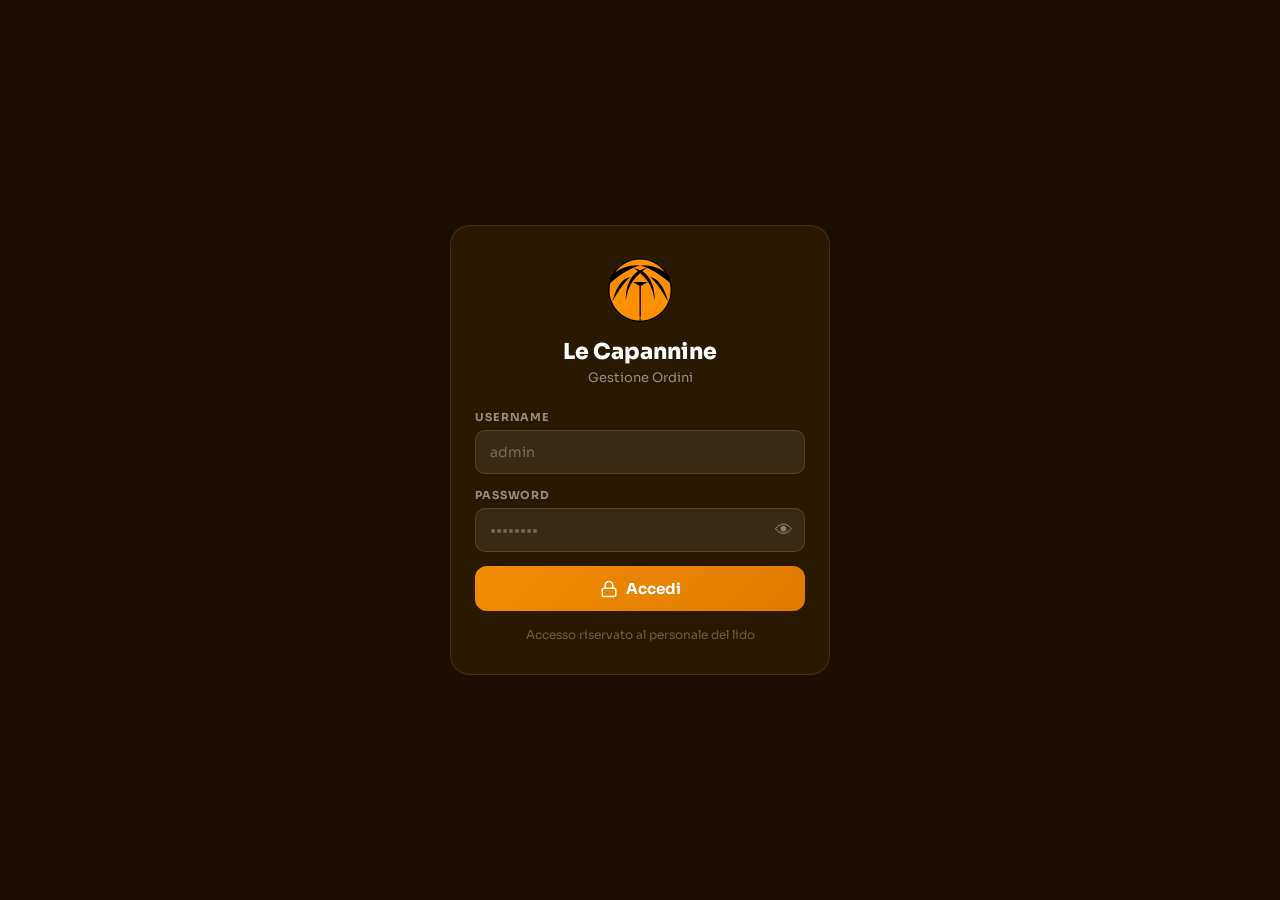
<file: admin.html>
<!DOCTYPE html>
<html lang="it">
<head>
  <meta charset="UTF-8" />
  <meta name="viewport" content="width=device-width, initial-scale=1.0" />
  <title>Lido Le Capannine — Pannello Gestione</title>
  <link rel="preconnect" href="https://fonts.googleapis.com" />
  <link rel="preconnect" href="https://fonts.gstatic.com" crossorigin />
  <link href="https://fonts.googleapis.com/css2?family=Sora:wght@300;400;500;600;700;800&display=swap" rel="stylesheet" />
  <link rel="stylesheet" href="css/style.css" />
</head>
<body>

  <!-- LOGIN PAGE -->
  <div class="admin-login-bg" id="loginPage">
    <div class="admin-login-card">
      <img src="images/lido-logo-circle.png" alt="Logo" class="admin-logo" />
      <div class="admin-title">Le Capannine</div>
      <div class="admin-subtitle">Gestione Ordini</div>
      <div class="admin-field">
        <label>USERNAME</label>
        <input type="text" class="admin-input" id="loginUser" placeholder="admin" autocomplete="username" />
      </div>
      <div class="admin-field">
        <label>PASSWORD</label>
        <div style="position:relative;">
          <input type="password" class="admin-input" id="loginPass" placeholder="••••••••" autocomplete="current-password" />
          <button id="togglePwdBtn" type="button" style="position:absolute;right:12px;top:50%;transform:translateY(-50%);background:none;border:none;cursor:pointer;color:rgba(255,255,255,0.4);font-size:18px;">👁</button>
        </div>
      </div>
      <div class="admin-error" id="loginError" style="display:none;">Credenziali non valide</div>
      <button class="btn-admin-login" id="loginBtn" type="button">
        <svg xmlns="http://www.w3.org/2000/svg" width="18" height="18" viewBox="0 0 24 24" fill="none" stroke="currentColor" stroke-width="2" stroke-linecap="round" stroke-linejoin="round"><rect width="18" height="11" x="3" y="11" rx="2" ry="2"/><path d="M7 11V7a5 5 0 0 1 10 0v4"/></svg>
        Accedi
      </button>
      <div class="admin-note">Accesso riservato al personale del lido</div>
    </div>
  </div>

  <!-- DASHBOARD -->
  <div class="admin-dashboard" id="dashboardPage" style="display:none;">

    <!-- Top bar -->
    <div class="admin-topbar">
      <div style="display:flex;align-items:center;gap:10px;">
        <img src="images/lido-logo-circle.png" alt="Logo" style="width:32px;height:32px;border-radius:50%;" />
        <span class="admin-topbar-title">Le Capannine — Gestione</span>
        <span id="realtimeDot" style="display:inline-block;width:8px;height:8px;background:#28a745;border-radius:50%;margin-left:4px;vertical-align:middle;" title="Aggiornamento automatico ogni 10s"></span>
      </div>
      <div style="display:flex;align-items:center;gap:8px;">
        <button id="refreshBtn" type="button" style="background:rgba(255,255,255,0.1);border:none;border-radius:8px;padding:6px 12px;font-family:'Sora',sans-serif;font-size:13px;cursor:pointer;color:#fff;">🔄 Aggiorna</button>
        <button class="admin-logout-btn" id="logoutBtn" type="button">Esci</button>
      </div>
    </div>

    <div class="admin-content">

      <!-- Stats -->
      <div class="admin-stats" id="adminStats"></div>

      <!-- Tabs -->
      <div style="display:flex;gap:8px;margin-bottom:16px;flex-wrap:wrap;">
        <button class="cat-btn active" id="tabOrders" type="button">📋 Ordini</button>
        <button class="cat-btn" id="tabProducts" type="button">🍽️ Prodotti</button>
        <button class="cat-btn" id="tabQR" type="button">📱 QR Code</button>
      </div>

      <!-- Orders Tab -->
      <div id="tabOrdersContent">
        <div style="display:flex;justify-content:space-between;align-items:center;margin-bottom:12px;flex-wrap:wrap;gap:8px;">
          <div class="admin-section-title">Ordini ricevuti</div>
        </div>
        <!-- Filtri stato -->
        <div style="display:flex;gap:6px;margin-bottom:16px;flex-wrap:wrap;">
          <button class="filter-btn cat-btn active" data-filter="all" type="button">Tutti</button>
          <button class="filter-btn cat-btn" data-filter="pending" type="button">⏳ In attesa</button>
          <button class="filter-btn cat-btn" data-filter="preparing" type="button">👨‍🍳 Preparazione</button>
          <button class="filter-btn cat-btn" data-filter="ready" type="button">✅ Pronti</button>
          <button class="filter-btn cat-btn" data-filter="delivered" type="button">🚀 Consegnati</button>
        </div>
        <div class="orders-grid" id="ordersList"></div>
      </div>

      <!-- Products Tab -->
      <div id="tabProductsContent" style="display:none;">
        <div class="admin-section-title">Prodotti del menu</div>
        <div id="productsList"></div>
      </div>

      <!-- QR Code Tab -->
      <div id="tabQRContent" style="display:none;">
        <div class="admin-section-title">📱 QR Code per ombrelloni e tavoli</div>
        <p style="color:#666;font-size:14px;margin-bottom:20px;">Ogni QR code porta il cliente direttamente al menu con la posizione già selezionata. Stampali e plastificali da attaccare agli ombrelloni e ai tavoli.</p>

        <!-- Pulsante stampa tutti -->
        <div style="display:flex;gap:10px;margin-bottom:24px;flex-wrap:wrap;">
          <button class="btn-admin-login" id="printAllQR" type="button" style="padding:10px 20px;font-size:14px;width:auto;">🖨️ Stampa tutti i QR</button>
          <button class="cat-btn active" id="qrFilterAll" data-qrfilter="all" type="button">Tutti</button>
          <button class="cat-btn" id="qrFilterUmbrella" data-qrfilter="umbrella" type="button">☂️ Ombrelloni</button>
          <button class="cat-btn" id="qrFilterTable" data-qrfilter="table" type="button">🪑 Tavoli</button>
          <button class="cat-btn" id="qrFilterBar" data-qrfilter="bar" type="button">🍹 Bar</button>
        </div>

        <div class="qr-grid" id="qrGrid"></div>
      </div>

    </div>
  </div>

  <!-- Toast -->
  <div class="toast" id="toast"></div>

  <script>
  // =============================================
  // ADMIN PANEL — Lido Le Capannine
  // Tutto inline per massima compatibilità
  // =============================================
  var SUPABASE_URL   = 'https://mnvzkozuufhgquexhgqb.supabase.co';
  var SERVICE_KEY    = 'eyJhbGciOiJIUzI1NiIsInR5cCI6IkpXVCJ9.eyJpc3MiOiJzdXBhYmFzZSIsInJlZiI6Im1udnprb3p1dWZoZ3F1ZXhoZ3FiIiwicm9sZSI6InNlcnZpY2Vfcm9sZSIsImlhdCI6MTc4Mjc2ODc3NywiZXhwIjoyMDk4MzQ0Nzc3fQ.dx3Vdyg8DbRreUUq-5sZGt-xiNzOUtK5P_hBim1Mux0';
  var ADMIN_PASSWORD = 'capannine2024';

  var adminOrders = [];
  var pollingInterval = null;
  var knownOrderIds = new Set();
  var currentFilter = null;

  // ===== SUPABASE HELPER =====
  async function sbFetch(path, opts) {
    opts = opts || {};
    var res = await fetch(SUPABASE_URL + '/rest/v1' + path, Object.assign({}, opts, {
      headers: Object.assign({
        'apikey': SERVICE_KEY,
        'Authorization': 'Bearer ' + SERVICE_KEY,
        'Content-Type': 'application/json',
        'Prefer': opts.prefer !== undefined ? opts.prefer : 'return=representation'
      }, opts.headers || {})
    }));
    var text = await res.text();
    return text ? JSON.parse(text) : null;
  }

  // ===== LOGIN =====
  function doLogin() {
    var user = document.getElementById('loginUser').value.trim();
    var pass = document.getElementById('loginPass').value;
    var err  = document.getElementById('loginError');
    var btn  = document.getElementById('loginBtn');

    err.style.display = 'none';
    if (!user || !pass) {
      err.style.display = 'block';
      err.textContent = 'Inserisci username e password';
      return;
    }
    btn.disabled = true;
    btn.textContent = 'Accesso...';

    if (user === 'admin' && pass === ADMIN_PASSWORD) {
      sessionStorage.setItem('adminAuth', '1');
      showDashboard();
    } else {
      err.style.display = 'block';
      err.textContent = 'Credenziali non valide';
      btn.disabled = false;
      btn.innerHTML = '<svg xmlns="http://www.w3.org/2000/svg" width="18" height="18" viewBox="0 0 24 24" fill="none" stroke="currentColor" stroke-width="2" stroke-linecap="round" stroke-linejoin="round"><rect width="18" height="11" x="3" y="11" rx="2" ry="2"/><path d="M7 11V7a5 5 0 0 1 10 0v4"/></svg> Accedi';
    }
  }

  function doLogout() {
    sessionStorage.removeItem('adminAuth');
    stopPolling();
    document.getElementById('dashboardPage').style.display = 'none';
    document.getElementById('loginPage').style.display = 'flex';
    document.getElementById('loginPass').value = '';
    document.getElementById('loginUser').value = '';
  }

  function togglePwd() {
    var i = document.getElementById('loginPass');
    i.type = i.type === 'password' ? 'text' : 'password';
  }

  // ===== DASHBOARD =====
  async function showDashboard() {
    document.getElementById('loginPage').style.display = 'none';
    document.getElementById('dashboardPage').style.display = 'block';
    requestNotificationPermission();
    await refreshOrders();
    startPolling();
  }

  // ===== CARICA ORDINI =====
  async function loadOrdersFromDB() {
    return await sbFetch('/orders?order=created_at.desc', { prefer: '' });
  }

  async function refreshOrders() {
    try {
      var orders = await loadOrdersFromDB();
      adminOrders = orders || [];
      knownOrderIds = new Set(adminOrders.map(function(o) { return o.id; }));
      renderStats();
      renderOrders(currentFilter);
      setDot(true);
    } catch(e) {
      setDot(false);
      console.error('Errore caricamento ordini:', e);
    }
  }

  // ===== POLLING ogni 10 secondi =====
  function startPolling() {
    stopPolling();
    setDot(true);
    pollingInterval = setInterval(async function() {
      try {
        var fresh = await loadOrdersFromDB();
        if (!fresh) return;
        // Notifica nuovi ordini
        fresh.filter(function(o) { return !knownOrderIds.has(o.id); }).forEach(function(o) {
          var loc = (o.location_id || '').replace('umbrella-', 'Ombrellone ').replace('table-', 'Tavolo ');
          playNotificationSound();
          sendNotification('🔔 Nuovo ordine!', loc + ' — €' + Number(o.total).toFixed(2));
          flashCard(o.id);
        });
        adminOrders = fresh;
        knownOrderIds = new Set(fresh.map(function(o) { return o.id; }));
        renderStats();
        renderOrders(currentFilter);
        setDot(true);
      } catch(e) { setDot(false); }
    }, 10000);
  }

  function stopPolling() {
    if (pollingInterval) { clearInterval(pollingInterval); pollingInterval = null; }
  }

  function setDot(active) {
    var dot = document.getElementById('realtimeDot');
    if (!dot) return;
    dot.style.background = active ? '#28a745' : '#dc3545';
    dot.title = active ? '● Aggiornamento automatico ogni 10s' : '● Connessione persa';
  }

  function flashCard(id) {
    setTimeout(function() {
      var card = document.getElementById('order-' + id);
      if (card) {
        card.style.border = '2px solid #e8a000';
        card.style.boxShadow = '0 0 20px rgba(232,160,0,0.4)';
        setTimeout(function() { card.style.border = ''; card.style.boxShadow = ''; }, 3000);
      }
    }, 200);
  }

  // ===== AGGIORNA STATO =====
  async function changeStatus(orderId, newStatus) {
    try {
      await sbFetch('/orders?id=eq.' + orderId, {
        method: 'PATCH',
        body: JSON.stringify({ status: newStatus }),
        prefer: 'return=minimal'
      });
      var idx = adminOrders.findIndex(function(o) { return o.id === orderId; });
      if (idx !== -1) { adminOrders[idx].status = newStatus; renderStats(); renderOrders(currentFilter); }
      showToast('Stato aggiornato!', 'success');
    } catch(e) {
      showToast('Errore aggiornamento stato. Riprova.', 'error');
    }
  }

  // ===== NOTIFICHE =====
  function requestNotificationPermission() {
    if ('Notification' in window && Notification.permission === 'default') {
      Notification.requestPermission();
    }
  }

  function sendNotification(title, body) {
    if ('Notification' in window && Notification.permission === 'granted') {
      new Notification(title, { body: body, icon: 'images/lido-logo-circle.png' });
    }
  }

  function playNotificationSound() {
    try {
      var ctx = new (window.AudioContext || window.webkitAudioContext)();
      var osc = ctx.createOscillator();
      var gain = ctx.createGain();
      osc.connect(gain);
      gain.connect(ctx.destination);
      osc.frequency.setValueAtTime(880, ctx.currentTime);
      osc.frequency.setValueAtTime(1100, ctx.currentTime + 0.1);
      gain.gain.setValueAtTime(0.3, ctx.currentTime);
      gain.gain.exponentialRampToValueAtTime(0.001, ctx.currentTime + 0.4);
      osc.start(ctx.currentTime);
      osc.stop(ctx.currentTime + 0.4);
    } catch(e) {}
  }

  // ===== STATS =====
  function renderStats() {
    var pending   = adminOrders.filter(function(o) { return o.status === 'pending'; }).length;
    var preparing = adminOrders.filter(function(o) { return o.status === 'preparing'; }).length;
    var ready     = adminOrders.filter(function(o) { return o.status === 'ready'; }).length;
    var today     = adminOrders.filter(function(o) { return new Date(o.created_at).toDateString() === new Date().toDateString(); });
    var income    = today.reduce(function(s, o) { return s + Number(o.total || 0); }, 0);
    var el = document.getElementById('adminStats');
    if (!el) return;
    el.innerHTML =
      '<div class="stat-card"><div class="stat-num">' + adminOrders.length + '</div><div class="stat-label">Ordini totali</div></div>' +
      '<div class="stat-card"><div class="stat-num" style="color:#856404">' + pending + '</div><div class="stat-label">In attesa</div></div>' +
      '<div class="stat-card"><div class="stat-num" style="color:#0c5460">' + preparing + '</div><div class="stat-label">In preparazione</div></div>' +
      '<div class="stat-card"><div class="stat-num" style="color:#155724">' + ready + '</div><div class="stat-label">Pronti</div></div>' +
      '<div class="stat-card"><div class="stat-num">€' + income.toFixed(0) + '</div><div class="stat-label">Incasso oggi (' + today.length + ')</div></div>';
  }

  // ===== RENDER ORDINI =====
  function renderOrders(filter) {
    var list = document.getElementById('ordersList');
    if (!list) return;
    var orders = filter ? adminOrders.filter(function(o) { return o.status === filter; }) : adminOrders;
    if (orders.length === 0) {
      list.innerHTML = '<div class="no-orders">Nessun ordine. In attesa...</div>';
      return;
    }
    var ordMap = { pending: 0, preparing: 1, ready: 2, delivered: 3, cancelled: 4 };
    var sorted = orders.slice().sort(function(a, b) {
      var d = ((ordMap[a.status] !== undefined ? ordMap[a.status] : 5) - (ordMap[b.status] !== undefined ? ordMap[b.status] : 5));
      return d !== 0 ? d : new Date(b.created_at) - new Date(a.created_at);
    });
    list.innerHTML = sorted.map(renderOrderCard).join('');
  }

  function renderOrderCard(order) {
    var statusMap = {
      pending:   { label: '⏳ In attesa',       cls: 'status-pending' },
      preparing: { label: '👨‍🍳 In preparazione', cls: 'status-preparing' },
      ready:     { label: '✅ Pronto',           cls: 'status-ready' },
      delivered: { label: '🚀 Consegnato',       cls: 'status-delivered' },
      cancelled: { label: '❌ Annullato',        cls: 'status-cancelled' }
    };
    var s    = statusMap[order.status] || statusMap.pending;
    var time = new Date(order.created_at).toLocaleTimeString('it-IT', { hour: '2-digit', minute: '2-digit' });
    var date = new Date(order.created_at).toLocaleDateString('it-IT', { day: '2-digit', month: '2-digit' });
    var items = (Array.isArray(order.items) ? order.items : []).map(function(i) {
      return '<div class="order-item-row"><span>' + i.qty + 'x ' + (i.name_it || i.name) + '</span><span>€' + Number(i.subtotal || i.price * i.qty).toFixed(2) + '</span></div>';
    }).join('');
    var loc = (order.location_id || '').replace('umbrella-', 'Ombrellone ').replace('table-', 'Tavolo ');
    var nextBtn = '';
    if (order.status === 'pending')   nextBtn = '<button class="btn-status btn-preparing" onclick="changeStatus(\'' + order.id + '\',\'preparing\')">👨‍🍳 Inizia preparazione</button>';
    if (order.status === 'preparing') nextBtn = '<button class="btn-status btn-ready" onclick="changeStatus(\'' + order.id + '\',\'ready\')">✅ Pronto</button>';
    if (order.status === 'ready')     nextBtn = '<button class="btn-status btn-delivered" onclick="changeStatus(\'' + order.id + '\',\'delivered\')">🚀 Consegnato</button>';
    var cancelBtn = (['delivered','cancelled'].indexOf(order.status) === -1)
      ? '<button class="btn-status btn-cancel" onclick="changeStatus(\'' + order.id + '\',\'cancelled\')">❌ Annulla</button>' : '';
    var notesHtml = order.notes ? '<div class="order-notes">📝 ' + order.notes + '</div>' : '';
    return '<div class="order-card ' + s.cls + '" id="order-' + order.id + '">' +
      '<div class="order-header">' +
        '<div><strong>' + loc + '</strong><span class="order-time">' + date + ' ' + time + '</span></div>' +
        '<span class="order-status ' + s.cls + '">' + s.label + '</span>' +
      '</div>' +
      '<div class="order-items">' + items + '</div>' +
      notesHtml +
      '<div class="order-total">Totale: <strong>€' + Number(order.total).toFixed(2) + '</strong></div>' +
      '<div class="order-actions">' + nextBtn + cancelBtn + '</div>' +
    '</div>';
  }

  // ===== FILTRI =====
  function filterOrders(status, btn) {
    currentFilter = (status === 'all') ? null : status;
    document.querySelectorAll('.filter-btn').forEach(function(b) { b.classList.remove('active'); });
    if (btn) btn.classList.add('active');
    renderOrders(currentFilter);
  }

  // ===== TABS =====
  function showTab(tab) {
    document.getElementById('tabOrdersContent').style.display   = tab === 'orders'   ? '' : 'none';
    document.getElementById('tabProductsContent').style.display  = tab === 'products' ? '' : 'none';
    document.getElementById('tabQRContent').style.display        = tab === 'qr'       ? '' : 'none';
    document.getElementById('tabOrders').classList.toggle('active',   tab === 'orders');
    document.getElementById('tabProducts').classList.toggle('active', tab === 'products');
    document.getElementById('tabQR').classList.toggle('active',       tab === 'qr');
    if (tab === 'qr') renderQRGrid('all');
  }

  // ===== REFRESH MANUALE =====
  async function manualRefresh() {
    var btn = document.getElementById('refreshBtn');
    if (btn) { btn.textContent = '⏳'; btn.disabled = true; }
    await refreshOrders();
    if (btn) { btn.textContent = '🔄 Aggiorna'; btn.disabled = false; }
  }

  // ===== QR CODE =====
  var SITE_URL = 'https://chic-churros-27086d.netlify.app';
  var QR_LOCATIONS = [];
  (function() {
    for (var i = 1; i <= 186; i++) QR_LOCATIONS.push({ id: 'umbrella-' + i, label: 'Ombrellone ' + i, icon: '☂️', type: 'umbrella' });
    for (var i = 1; i <= 6; i++)  QR_LOCATIONS.push({ id: 'table-' + i,    label: 'Tavolo ' + i,    icon: '🪑', type: 'table' });
    QR_LOCATIONS.push({ id: 'bar', label: 'Bar', icon: '🍹', type: 'bar' });
  })();

  function renderQRGrid(filter) {
    var grid = document.getElementById('qrGrid');
    if (!grid) return;
    var locs = (filter && filter !== 'all') ? QR_LOCATIONS.filter(function(l) { return l.type === filter; }) : QR_LOCATIONS;
    grid.innerHTML = locs.map(function(loc) {
      var url = SITE_URL + '/?location=' + loc.id;
      var qrUrl = 'https://api.qrserver.com/v1/create-qr-code/?size=200x200&data=' + encodeURIComponent(url) + '&color=3d2a1e&bgcolor=fff8f0&margin=10';
      return '<div class="qr-card" id="qrcard-' + loc.id + '">' +
        '<div class="qr-icon">' + loc.icon + '</div>' +
        '<div class="qr-label">' + loc.label + '</div>' +
        '<img class="qr-img" src="' + qrUrl + '" alt="QR ' + loc.label + '" loading="lazy" />' +
        '<div class="qr-url">' + url + '</div>' +
        '<div class="qr-actions">' +
          '<button class="btn-status btn-preparing" onclick="downloadQR(\'' + loc.id + '\',\'' + loc.label + '\')" type="button">⬇️ Scarica</button>' +
          '<button class="btn-status btn-ready" onclick="printQR(\'' + loc.id + '\',\'' + loc.label + '\')" type="button">🖨️ Stampa</button>' +
        '</div>' +
      '</div>';
    }).join('');
  }

  function downloadQR(locId, label) {
    var url = SITE_URL + '/?location=' + locId;
    var qrUrl = 'https://api.qrserver.com/v1/create-qr-code/?size=600x600&data=' + encodeURIComponent(url) + '&color=3d2a1e&bgcolor=fff8f0&margin=15';
    var a = document.createElement('a');
    a.href = qrUrl;
    a.download = 'QR-' + label.replace(/\s+/g, '-') + '.png';
    a.target = '_blank';
    document.body.appendChild(a);
    a.click();
    document.body.removeChild(a);
  }

  function printQR(locId, label) {
    var url = SITE_URL + '/?location=' + locId;
    var qrUrl = 'https://api.qrserver.com/v1/create-qr-code/?size=400x400&data=' + encodeURIComponent(url) + '&color=3d2a1e&bgcolor=fff8f0&margin=15';
    var win = window.open('', '_blank', 'width=500,height=650');
    win.document.write('<!DOCTYPE html><html><head><title>QR ' + label + '</title>');
    win.document.write('<style>body{font-family:Arial,sans-serif;text-align:center;padding:40px;background:#fff8f0;}h2{color:#3d2a1e;font-size:26px;margin-bottom:6px;}p{color:#666;font-size:14px;margin-bottom:24px;}img{border:3px solid #e8a000;border-radius:12px;padding:12px;background:#fff;}small{display:block;margin-top:16px;color:#aaa;font-size:10px;word-break:break-all;}.btn{margin-top:20px;padding:10px 24px;background:#e8a000;border:none;border-radius:8px;font-size:15px;cursor:pointer;}@media print{.btn{display:none;}}</style>');
    win.document.write('</head><body>');
    win.document.write('<h2>🏖️ Lido Le Capannine</h2>');
    win.document.write('<p>' + loc.icon + ' ' + label + ' — Scansiona per ordinare</p>'.replace('loc.icon', ''));
    win.document.write('<img src="' + qrUrl + '" width="300" height="300" />');
    win.document.write('<small>' + url + '</small>');
    win.document.write('<br><button class="btn" onclick="window.print()">🖨️ Stampa</button>');
    win.document.write('</body></html>');
    win.document.close();
    win.focus();
  }

  function printAllQR() {
    var win = window.open('', '_blank', 'width=1000,height=800');
    win.document.write('<!DOCTYPE html><html><head><title>QR Code — Lido Le Capannine</title>');
    win.document.write('<style>body{font-family:Arial,sans-serif;background:#fff8f0;padding:24px;}h1{text-align:center;color:#3d2a1e;margin-bottom:30px;font-size:22px;}');
    win.document.write('.grid{display:grid;grid-template-columns:repeat(4,1fr);gap:16px;}');
    win.document.write('@media print{.grid{grid-template-columns:repeat(4,1fr);gap:12px;}.no-print{display:none!important;}}');
    win.document.write('.card{background:#fff;border:2px solid #e8a000;border-radius:12px;padding:14px;text-align:center;page-break-inside:avoid;}');
    win.document.write('.icon{font-size:24px;margin-bottom:4px;}.label{font-weight:bold;color:#3d2a1e;font-size:14px;margin-bottom:8px;}');
    win.document.write('img{border-radius:6px;}.url{font-size:8px;color:#bbb;margin-top:6px;word-break:break-all;}');
    win.document.write('.no-print{text-align:center;margin-bottom:20px;}');
    win.document.write('</style></head><body>');
    win.document.write('<h1>🏖️ Lido Le Capannine — QR Code Ombrelloni e Tavoli</h1>');
    win.document.write('<div class="no-print"><button onclick="window.print()" style="padding:10px 28px;background:#e8a000;border:none;border-radius:8px;font-size:15px;cursor:pointer;font-weight:bold;">🖨️ Stampa tutti</button></div>');
    win.document.write('<div class="grid">');
    QR_LOCATIONS.forEach(function(loc) {
      var url = SITE_URL + '/?location=' + loc.id;
      var qrUrl = 'https://api.qrserver.com/v1/create-qr-code/?size=220x220&data=' + encodeURIComponent(url) + '&color=3d2a1e&bgcolor=fff8f0&margin=8';
      win.document.write('<div class="card"><div class="icon">' + loc.icon + '</div><div class="label">' + loc.label + '</div><img src="' + qrUrl + '" width="160" height="160" /><div class="url">' + url + '</div></div>');
    });
    win.document.write('</div></body></html>');
    win.document.close();
    win.focus();
  }

  // ===== TOAST =====
  function showToast(msg, type) {
    var t = document.getElementById('toast');
    if (!t) return;
    t.textContent = msg;
    t.className = 'toast ' + (type || '');
    t.classList.add('show');
    setTimeout(function() { t.classList.remove('show'); }, 2500);
  }

  // ===== INIT =====
  document.addEventListener('DOMContentLoaded', function() {
    // Login button
    document.getElementById('loginBtn').addEventListener('click', doLogin);

    // Toggle password
    document.getElementById('togglePwdBtn').addEventListener('click', togglePwd);

    // Enter key su login
    document.getElementById('loginPass').addEventListener('keydown', function(e) { if (e.key === 'Enter') doLogin(); });
    document.getElementById('loginUser').addEventListener('keydown', function(e) { if (e.key === 'Enter') doLogin(); });

    // Logout
    document.getElementById('logoutBtn').addEventListener('click', doLogout);

    // Refresh
    document.getElementById('refreshBtn').addEventListener('click', manualRefresh);

    // Tabs
    document.getElementById('tabOrders').addEventListener('click', function() { showTab('orders'); });
    document.getElementById('tabProducts').addEventListener('click', function() { showTab('products'); });

    // Filtri ordini
    document.querySelectorAll('.filter-btn').forEach(function(btn) {
      btn.addEventListener('click', function() { filterOrders(btn.dataset.filter, btn); });
    });

    // Tab QR
    document.getElementById('tabQR').addEventListener('click', function() { showTab('qr'); });

    // QR Filtri
    document.querySelectorAll('[data-qrfilter]').forEach(function(btn) {
      btn.addEventListener('click', function() {
        document.querySelectorAll('[data-qrfilter]').forEach(function(b) { b.classList.remove('active'); });
        btn.classList.add('active');
        renderQRGrid(btn.dataset.qrfilter);
      });
    });

    // Stampa tutti QR
    document.getElementById('printAllQR').addEventListener('click', printAllQR);

    // Auto-login se già autenticato
    if (sessionStorage.getItem('adminAuth')) {
      showDashboard();
    }
  });
  </script>
</body>
</html>
</file>
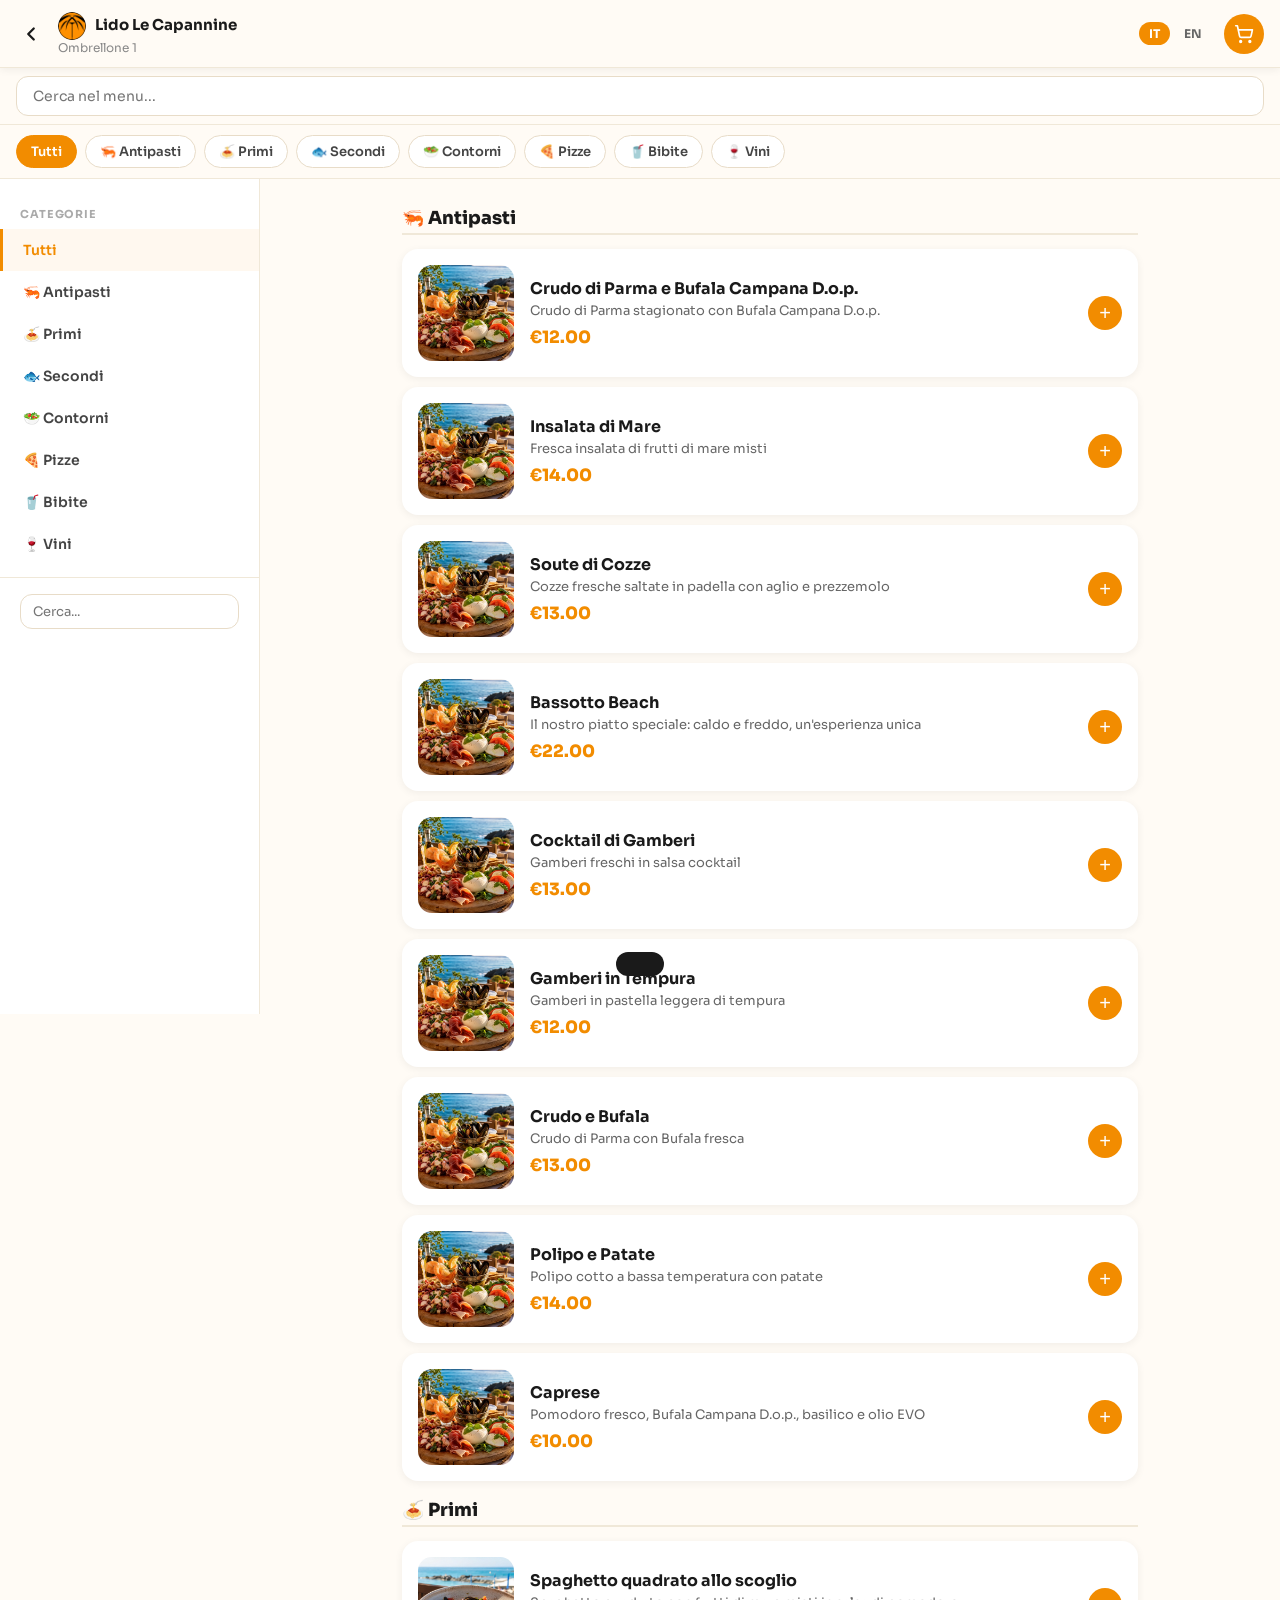
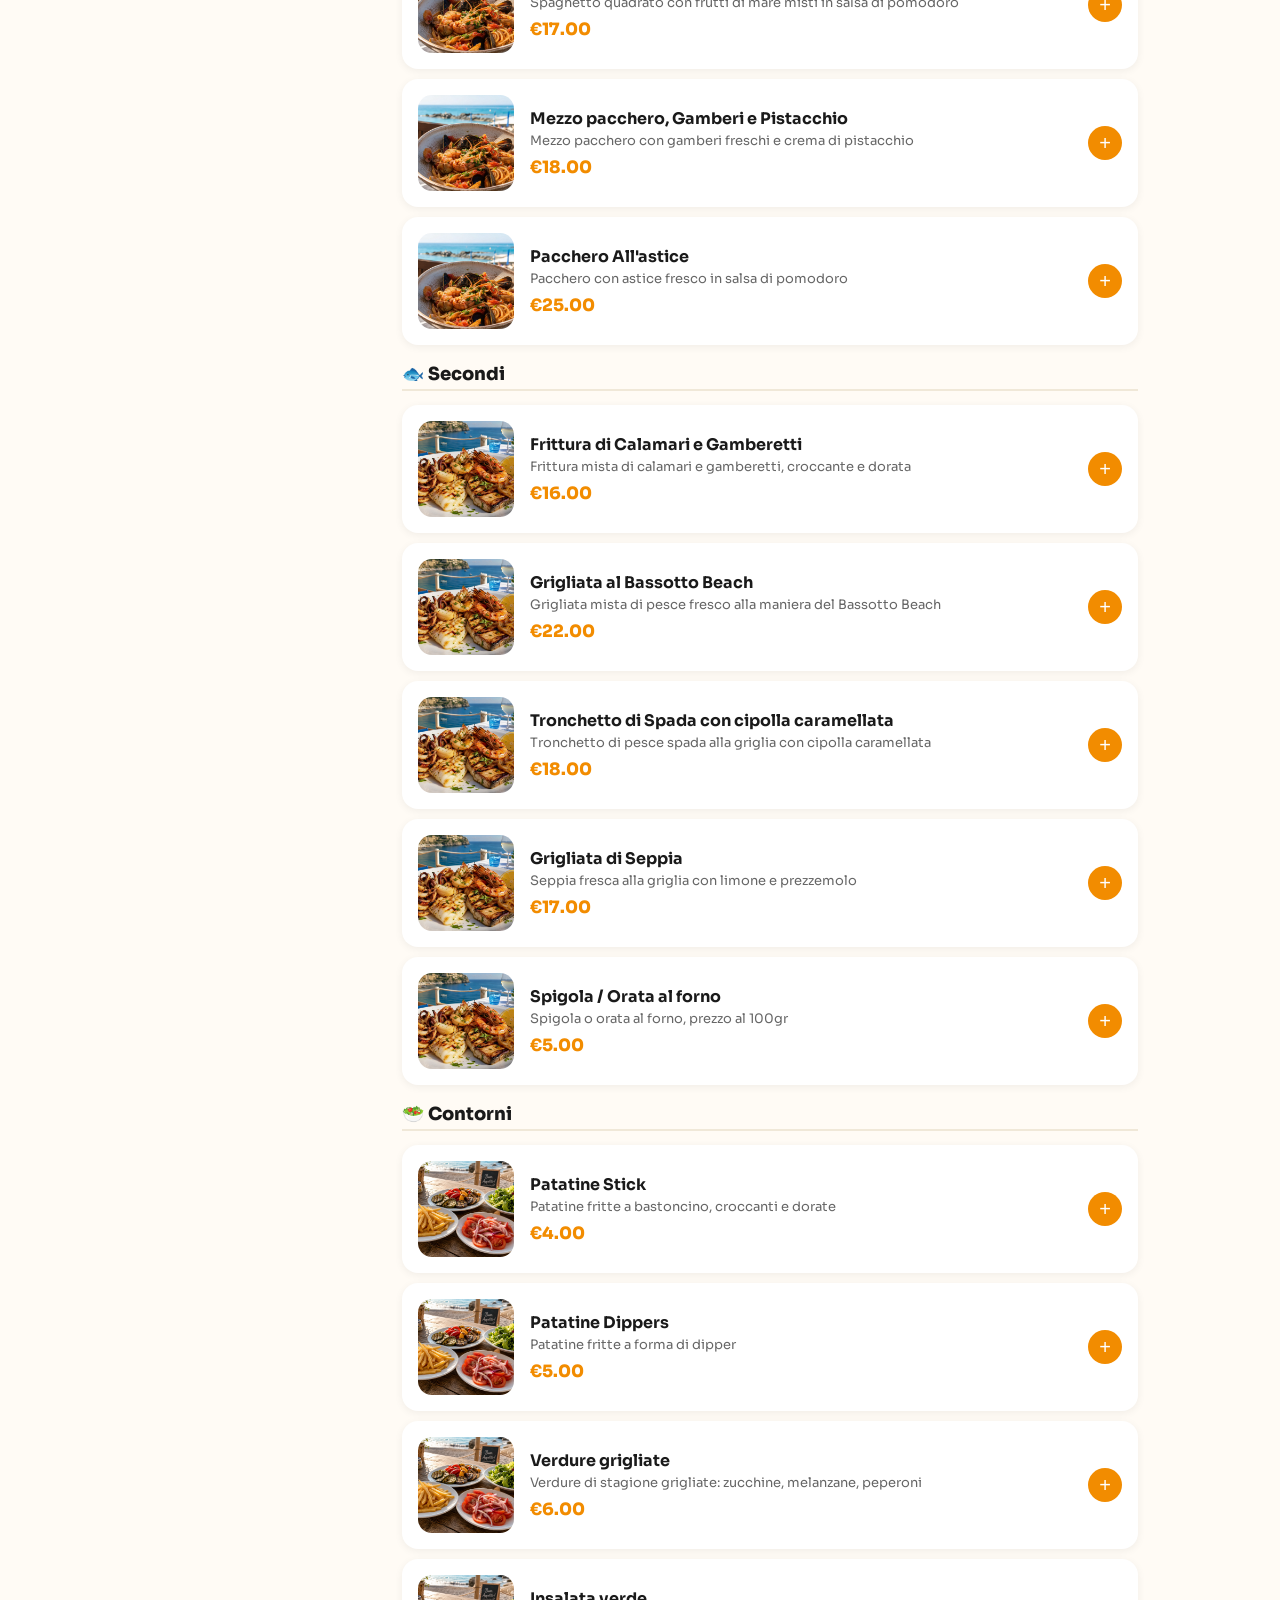
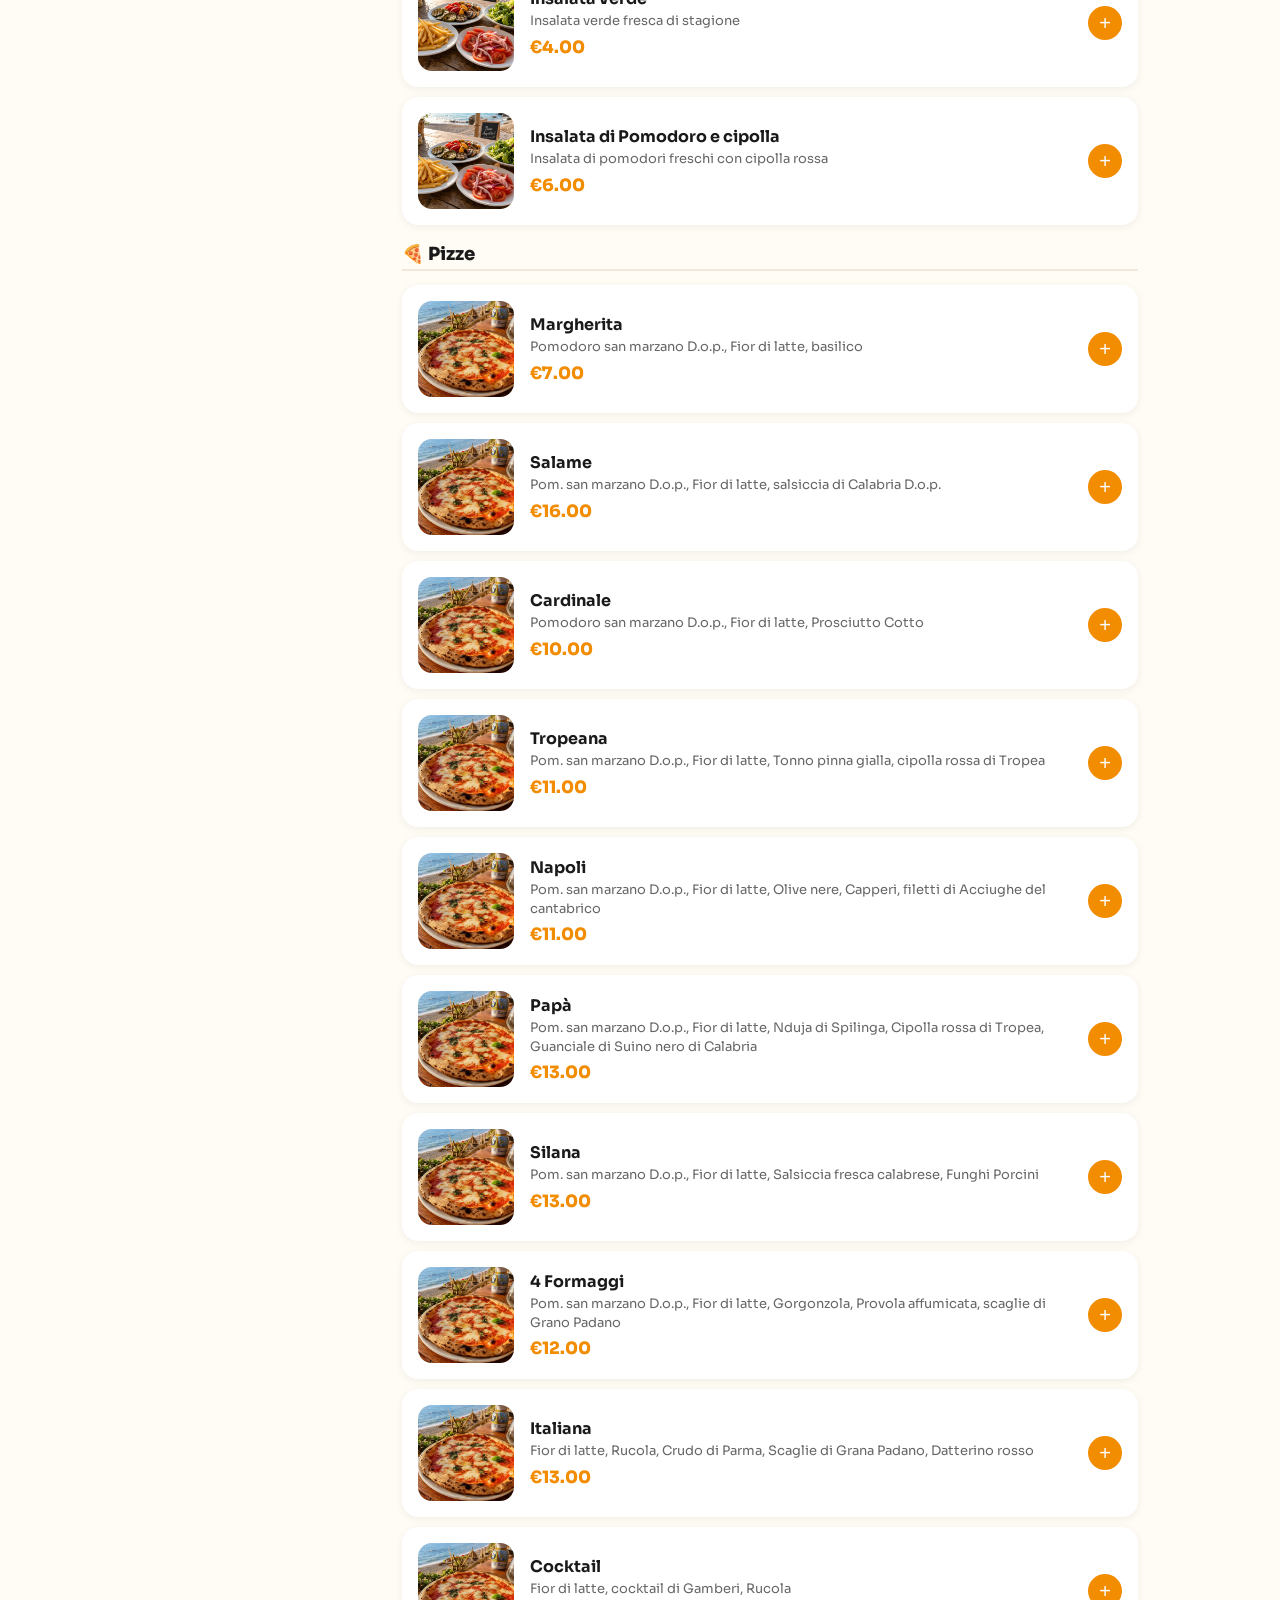
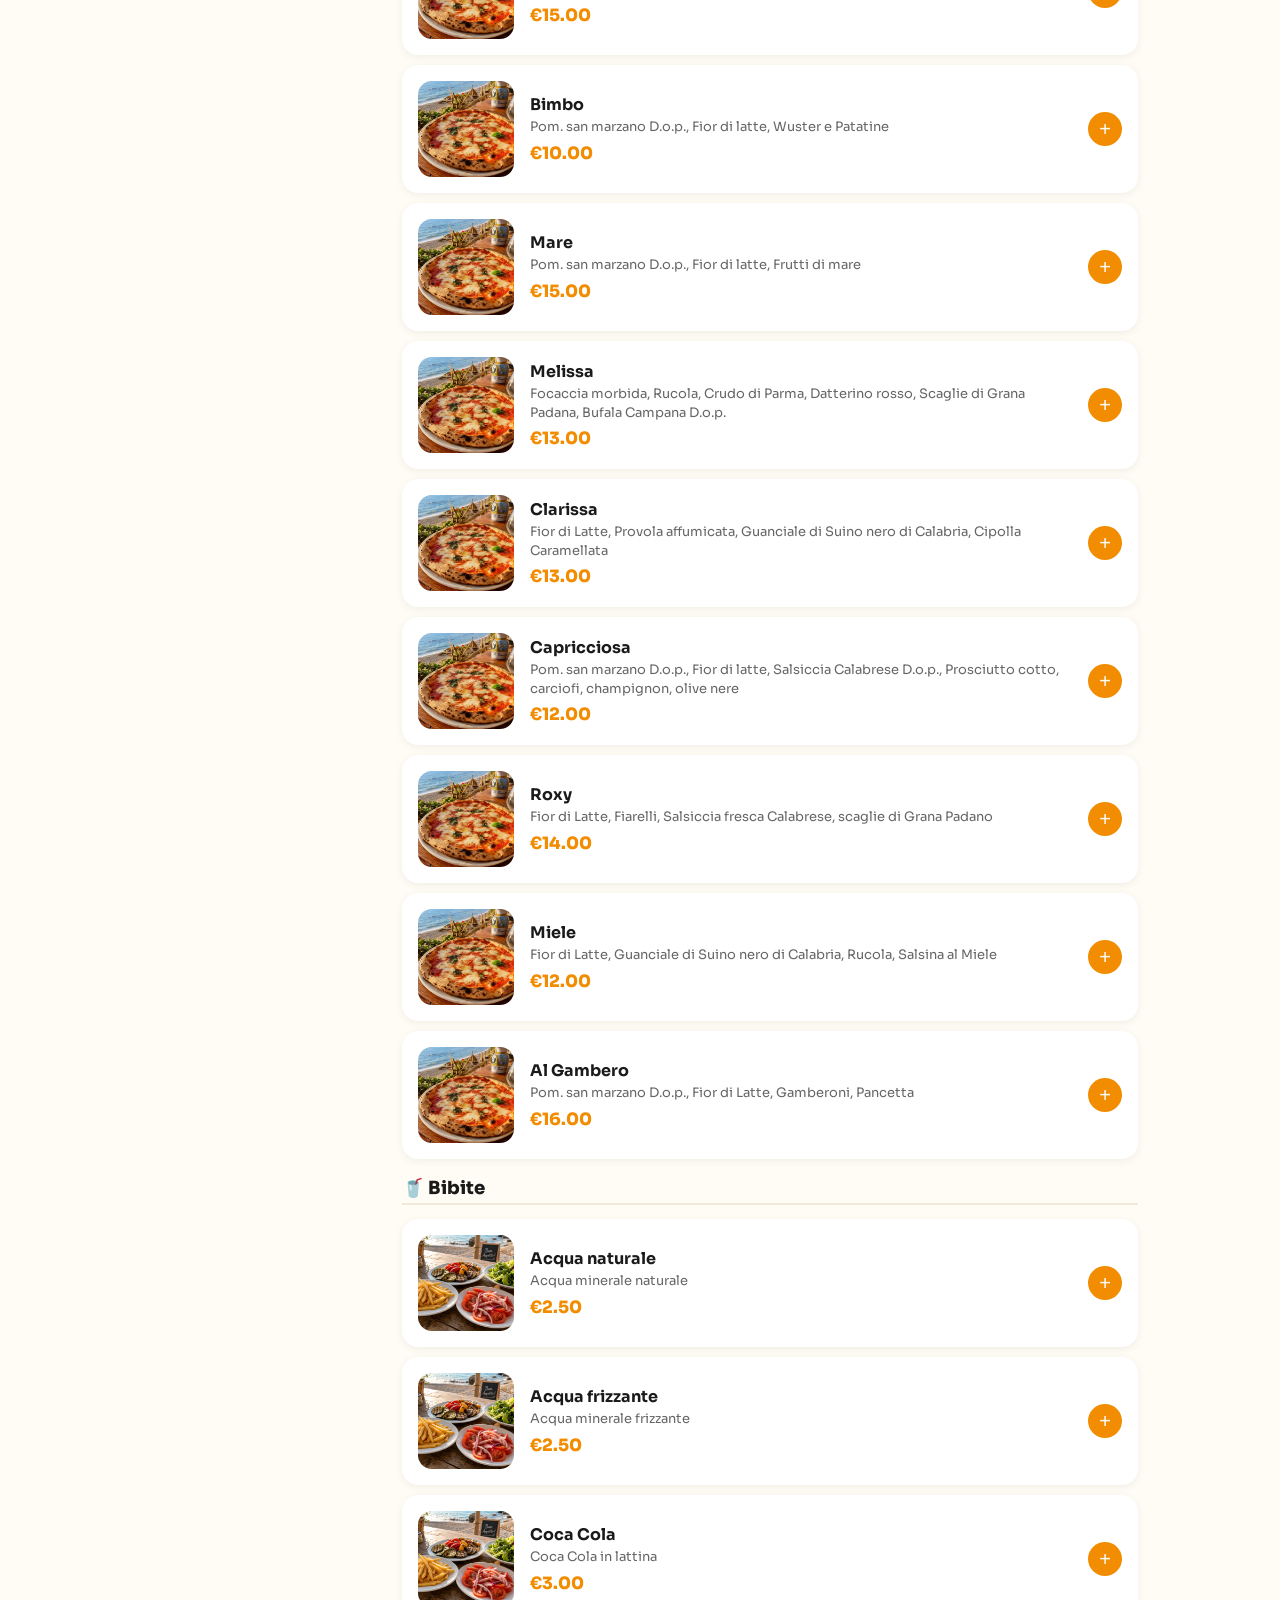
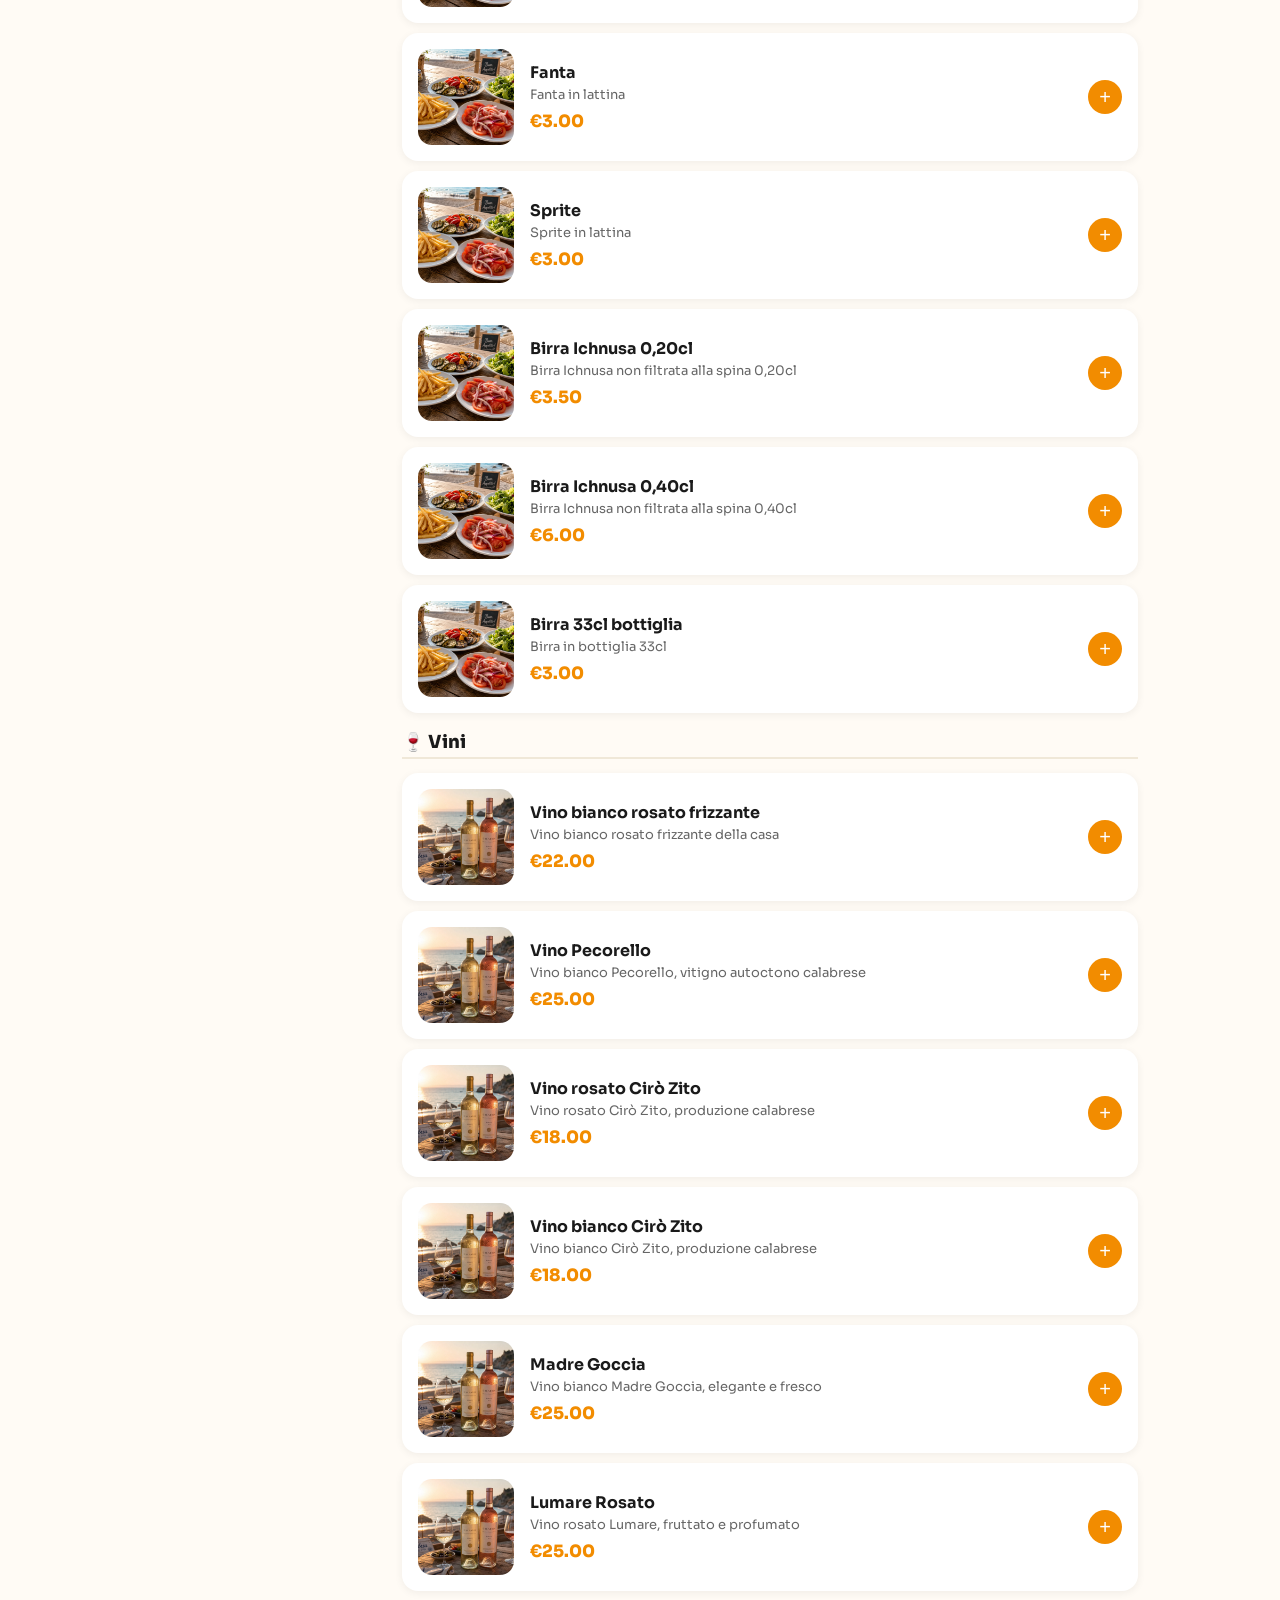
<file: menu.html>
<!DOCTYPE html>
<html lang="it">
<head>
  <meta charset="UTF-8" />
  <meta name="viewport" content="width=device-width, initial-scale=1.0" />
  <title>Lido Le Capannine — Menu</title>
  <link rel="preconnect" href="https://fonts.googleapis.com" />
  <link rel="preconnect" href="https://fonts.gstatic.com" crossorigin />
  <link href="https://fonts.googleapis.com/css2?family=Sora:wght@300;400;500;600;700;800&display=swap" rel="stylesheet" />
  <link rel="stylesheet" href="css/style.css" />
</head>
<body>

  <!-- Header (sticky, visibile su tutti i breakpoint) -->
  <div class="menu-header" id="menuHeader">
    <button class="menu-back-btn" onclick="history.back()">
      <svg xmlns="http://www.w3.org/2000/svg" width="22" height="22" viewBox="0 0 24 24" fill="none" stroke="currentColor" stroke-width="2.5" stroke-linecap="round" stroke-linejoin="round"><path d="m15 18-6-6 6-6"/></svg>
    </button>
    <div class="menu-header-info">
      <div class="menu-header-name">
        <img src="images/lido-logo-circle.png" alt="Logo" style="width:28px;height:28px;border-radius:50%;display:inline-block;vertical-align:middle;margin-right:6px;" />
        Lido Le Capannine
      </div>
      <div class="menu-header-location" id="locationLabel">Ombrellone 1</div>
    </div>
    <div class="menu-header-right">
      <div class="lang-switcher" style="position:static;box-shadow:none;background:transparent;">
        <button class="lang-btn active" onclick="setLang('it')">IT</button>
        <button class="lang-btn" onclick="setLang('en')">EN</button>
      </div>
      <button class="cart-btn" onclick="openCart()">
        <svg xmlns="http://www.w3.org/2000/svg" width="20" height="20" viewBox="0 0 24 24" fill="none" stroke="currentColor" stroke-width="2" stroke-linecap="round" stroke-linejoin="round"><circle cx="8" cy="21" r="1"/><circle cx="19" cy="21" r="1"/><path d="M2.05 2.05h2l2.66 12.42a2 2 0 0 0 2 1.58h9.78a2 2 0 0 0 1.95-1.57l1.65-7.43H5.12"/></svg>
        <span class="cart-badge" id="cartBadge">0</span>
      </button>
    </div>
  </div>

  <!-- Search bar (mobile + tablet) -->
  <div class="search-bar" id="searchBarMobile">
    <input type="text" class="search-input" id="searchInput" placeholder="Cerca nel menu..." oninput="filterProducts()" />
  </div>

  <!-- Categories bar (mobile + tablet scroll orizzontale) -->
  <div class="categories-bar" id="categoriesBar"></div>

  <!-- Layout desktop: sidebar + contenuto principale -->
  <div class="menu-page-desktop" id="menuPageDesktop">

    <!-- Sidebar categorie (visibile solo su desktop via CSS) -->
    <div class="menu-sidebar" id="menuSidebar">
      <div style="padding:12px 20px 8px;font-size:11px;font-weight:700;color:#aaa;letter-spacing:0.08em;text-transform:uppercase;">Categorie</div>
      <div id="sidebarCategories"></div>
      <div style="padding:16px 20px 0;border-top:1px solid #f0e8d8;margin-top:12px;">
        <input type="text" class="search-input" id="searchInputDesktop" placeholder="Cerca..." oninput="filterProductsDesktop()" style="font-size:13px;padding:8px 12px;" />
      </div>
    </div>

    <!-- Contenuto principale menu -->
    <div class="menu-main-content" id="menuMainContent">
      <div class="menu-list" id="menuList"></div>
    </div>

  </div>

  <!-- Cart Modal -->
  <div class="modal-overlay" id="cartModal" onclick="closeCartOutside(event)">
    <div class="modal-sheet">
      <div class="modal-title">
        <span id="cartTitle" data-it="Carrello" data-en="Cart">Carrello</span>
        <button class="modal-close" onclick="closeCart()">✕</button>
      </div>
      <div id="cartContent"></div>
      <div id="orderSuccess" class="order-success">
        <div class="success-icon">🎉</div>
        <div class="success-title" data-it="Ordine inviato!" data-en="Order sent!">Ordine inviato!</div>
        <div class="success-desc" data-it="Il tuo ordine è stato ricevuto. Ti portiamo tutto al più presto!" data-en="Your order has been received. We'll bring everything as soon as possible!">Il tuo ordine è stato ricevuto. Ti portiamo tutto al più presto!</div>
        <br/>
        <button class="btn-order" onclick="closeCart()" style="margin-top:16px;" data-it="Torna al menu" data-en="Back to menu">Torna al menu</button>
      </div>
    </div>
  </div>

  <!-- Toast -->
  <div class="toast" id="toast"></div>

  <script src="js/supabase.js"></script>
  <script src="js/data.js"></script>
  <script src="js/menu.js"></script>
  <script src="js/lang.js"></script>

  <script>
    // Sidebar desktop: sincronizza con categoriesBar
    function renderSidebarCategories() {
      const sidebar = document.getElementById('sidebarCategories');
      if (!sidebar || !menuCategories.length) return;
      const allLabel = currentLang === 'it' ? 'Tutti' : 'All';
      let html = `<button class="cat-btn ${currentCategory === 'all' ? 'active' : ''}" onclick="selectCategory('all')">${allLabel}</button>`;
      menuCategories.forEach(cat => {
        const name = currentLang === 'it' ? cat.name_it : cat.name_en;
        html += `<button class="cat-btn ${currentCategory === cat.id ? 'active' : ''}" onclick="selectCategory('${cat.id}')">${cat.icon || ''} ${name}</button>`;
      });
      sidebar.innerHTML = html;
    }

    function filterProductsDesktop() {
      const term = document.getElementById('searchInputDesktop').value;
      document.getElementById('searchInput').value = term;
      renderProducts(term);
    }

    // Aggiorna sidebar dopo ogni render categorie (senza override che causa loop)
    document.addEventListener('categoriesRendered', renderSidebarCategories);

    // Aggiusta altezza menu-page-desktop in base all'header
    function adjustDesktopLayout() {
      const header = document.getElementById('menuHeader');
      const desktop = document.getElementById('menuPageDesktop');
      if (header && desktop) {
        const h = header.offsetHeight;
        desktop.style.marginTop = '0';
        // Sidebar sticky top
        const sidebar = document.getElementById('menuSidebar');
        if (sidebar) sidebar.style.top = h + 'px';
      }
    }
    window.addEventListener('resize', adjustDesktopLayout);
    document.addEventListener('DOMContentLoaded', () => setTimeout(adjustDesktopLayout, 200));
  </script>
</body>
</html>
</file>
<file: css/style.css>
/* =============================================
   LIDO LE CAPANNINE — CSS RESPONSIVE
   Mobile-first: 320px → 768px → 1024px → 1400px
   ============================================= */

/* ===== RESET & BASE ===== */
*, *::before, *::after { box-sizing: border-box; margin: 0; padding: 0; }
html { scroll-behavior: smooth; }
body {
  font-family: 'Sora', sans-serif;
  background: #FFFBF5;
  color: #1a1a1a;
  min-height: 100vh;
}
a { text-decoration: none; color: inherit; }
img { max-width: 100%; display: block; }

/* ===== LANG SWITCHER ===== */
.lang-switcher {
  position: fixed;
  top: 12px;
  right: 12px;
  z-index: 1000;
  display: flex;
  gap: 4px;
  background: rgba(255,255,255,0.95);
  border-radius: 20px;
  padding: 4px;
  box-shadow: 0 2px 8px rgba(0,0,0,0.15);
}
.lang-btn {
  background: transparent;
  border: none;
  cursor: pointer;
  font-family: 'Sora', sans-serif;
  font-size: 12px;
  font-weight: 700;
  color: #666;
  padding: 4px 10px;
  border-radius: 16px;
  transition: all 0.2s;
}
.lang-btn.active { background: #F28C00; color: #fff; }

/* ===== CONTAINER ===== */
.container {
  width: 100%;
  max-width: 520px;
  margin: 0 auto;
  padding: 20px 16px 40px;
}

/* ===== HERO ===== */
.hero {
  position: relative;
  min-height: 380px;
  background-size: cover;
  background-position: center;
  display: flex;
  align-items: center;
  justify-content: center;
  padding: 60px 20px 40px;
}
.hero-overlay {
  position: absolute;
  inset: 0;
  background: linear-gradient(to bottom, rgba(0,0,0,0.45) 0%, rgba(0,0,0,0.65) 100%);
}
.hero-content {
  position: relative;
  z-index: 1;
  text-align: center;
  color: #fff;
  width: 100%;
  max-width: 480px;
}
.hero-logo {
  width: 80px;
  height: 80px;
  border-radius: 50%;
  margin: 0 auto 16px;
  border: 3px solid rgba(255,255,255,0.3);
}
.hero-title {
  font-size: 26px;
  font-weight: 800;
  margin-bottom: 6px;
  text-shadow: 0 2px 8px rgba(0,0,0,0.4);
}
.hero-subtitle {
  font-size: 14px;
  font-weight: 600;
  color: #FFB84D;
  margin-bottom: 4px;
}
.hero-desc {
  font-size: 13px;
  color: rgba(255,255,255,0.8);
  margin-bottom: 24px;
}
.btn-primary {
  display: flex;
  align-items: center;
  justify-content: space-between;
  gap: 8px;
  background: linear-gradient(135deg, #F28C00, #E07B00);
  color: #fff;
  font-family: 'Sora', sans-serif;
  font-size: 16px;
  font-weight: 700;
  padding: 14px 20px;
  border-radius: 14px;
  border: none;
  cursor: pointer;
  width: 100%;
  margin-bottom: 10px;
  box-shadow: 0 4px 16px rgba(242,140,0,0.4);
  transition: transform 0.2s, box-shadow 0.2s;
}
.btn-primary:hover { transform: translateY(-1px); box-shadow: 0 6px 20px rgba(242,140,0,0.5); }
.btn-dark {
  display: flex;
  align-items: center;
  justify-content: space-between;
  gap: 8px;
  background: rgba(0,0,0,0.7);
  color: #fff;
  font-family: 'Sora', sans-serif;
  font-size: 14px;
  font-weight: 600;
  padding: 12px 20px;
  border-radius: 14px;
  border: 1px solid rgba(255,255,255,0.15);
  cursor: pointer;
  width: 100%;
  transition: background 0.2s;
}
.btn-dark:hover { background: rgba(0,0,0,0.85); }

/* ===== SECTION TITLE ===== */
.section-title {
  font-size: 20px;
  font-weight: 800;
  color: #1a1a1a;
  margin-bottom: 16px;
}

/* ===== INFO CARDS ===== */
.info-cards {
  display: grid;
  grid-template-columns: 1fr 1fr;
  gap: 12px;
  margin-bottom: 32px;
}
.info-card {
  background: #fff;
  border-radius: 16px;
  padding: 14px;
  display: flex;
  gap: 10px;
  align-items: flex-start;
  box-shadow: 0 2px 8px rgba(0,0,0,0.06);
}
.info-card-title { font-size: 13px; font-weight: 700; color: #1a1a1a; margin-bottom: 4px; }
.info-card-sub { font-size: 12px; color: #666; margin-bottom: 2px; }
.info-card-highlight { font-size: 14px; font-weight: 700; color: #F28C00; }
.payment-tags { display: flex; flex-wrap: wrap; gap: 4px; margin-top: 4px; }
.tag {
  font-size: 11px;
  font-weight: 600;
  padding: 3px 8px;
  border-radius: 20px;
  border: 1.5px solid #F28C00;
  color: #F28C00;
  background: #fff8ef;
}

/* ===== HOW IT WORKS ===== */
.how-grid {
  display: grid;
  grid-template-columns: 1fr 1fr;
  gap: 12px;
  margin-bottom: 32px;
}
.how-card {
  background: #fff;
  border-radius: 16px;
  padding: 16px;
  box-shadow: 0 2px 8px rgba(0,0,0,0.06);
}
.how-card-title { font-size: 14px; font-weight: 700; color: #1a1a1a; margin: 10px 0 4px; }
.how-card-desc { font-size: 12px; color: #666; line-height: 1.5; }

/* ===== MENU PREVIEW ===== */
.menu-preview-grid {
  display: grid;
  grid-template-columns: repeat(3, 1fr);
  gap: 10px;
  margin-bottom: 32px;
}
.menu-preview-card {
  position: relative;
  border-radius: 14px;
  overflow: hidden;
  cursor: pointer;
  aspect-ratio: 1;
}
.menu-preview-card img {
  width: 100%;
  height: 100%;
  object-fit: cover;
  transition: transform 0.3s;
}
.menu-preview-card:hover img { transform: scale(1.05); }
.menu-preview-card span {
  position: absolute;
  bottom: 0; left: 0; right: 0;
  background: linear-gradient(to top, rgba(0,0,0,0.7), transparent);
  color: #fff;
  font-size: 12px;
  font-weight: 700;
  padding: 20px 8px 8px;
  text-align: center;
}

/* ===== REVIEWS ===== */
.reviews-header { display: flex; align-items: center; gap: 8px; margin-bottom: 16px; }
.stars { color: #F28C00; font-size: 18px; }
.review-score { font-size: 18px; font-weight: 800; }
.review-source { font-size: 13px; color: #888; }
.reviews-list { display: flex; flex-direction: column; gap: 12px; margin-bottom: 32px; }
.review-card {
  background: #fff;
  border-radius: 16px;
  padding: 16px;
  display: flex;
  gap: 12px;
  box-shadow: 0 2px 8px rgba(0,0,0,0.06);
}
.review-avatar {
  width: 40px; height: 40px;
  border-radius: 50%;
  display: flex; align-items: center; justify-content: center;
  color: #fff; font-weight: 800; font-size: 16px; flex-shrink: 0;
}
.review-name { font-size: 14px; font-weight: 700; margin-bottom: 2px; }
.review-stars { color: #F28C00; font-size: 13px; margin-bottom: 6px; }
.review-text { font-size: 13px; color: #444; line-height: 1.5; }

/* ===== FOOTER ===== */
.footer {
  background: #1a1a1a;
  color: #fff;
  text-align: center;
  padding: 32px 20px;
}
.footer-logo { width: 56px; height: 56px; border-radius: 50%; margin: 0 auto 12px; }
.footer-name { font-size: 18px; font-weight: 800; margin-bottom: 4px; }
.footer-sub { font-size: 13px; color: #F28C00; margin-bottom: 8px; }
.footer-desc { font-size: 12px; color: rgba(255,255,255,0.5); }

/* ===== MENU PAGE ===== */
.menu-header {
  position: sticky;
  top: 0;
  z-index: 100;
  background: #FFFBF5;
  padding: 12px 16px;
  display: flex;
  align-items: center;
  gap: 12px;
  border-bottom: 1px solid #f0e8d8;
  box-shadow: 0 2px 8px rgba(0,0,0,0.06);
}
.menu-back-btn {
  background: none; border: none; cursor: pointer;
  padding: 4px; color: #1a1a1a;
  display: flex; align-items: center;
}
.menu-header-info { flex: 1; }
.menu-header-name { font-size: 15px; font-weight: 700; }
.menu-header-location { font-size: 12px; color: #888; }
.menu-header-right { display: flex; align-items: center; gap: 8px; }
.cart-btn {
  position: relative;
  background: #F28C00; border: none; border-radius: 50%;
  width: 40px; height: 40px;
  display: flex; align-items: center; justify-content: center;
  cursor: pointer; color: #fff;
}
.cart-badge {
  position: absolute; top: -4px; right: -4px;
  background: #e53e3e; color: #fff;
  font-size: 10px; font-weight: 800;
  width: 18px; height: 18px;
  border-radius: 50%;
  display: none;
  align-items: center; justify-content: center;
}
.search-bar { padding: 8px 16px; background: #FFFBF5; border-bottom: 1px solid #f0e8d8; }
.search-input {
  width: 100%; padding: 10px 16px;
  border: 1.5px solid #e8dcc8; border-radius: 12px;
  font-family: 'Sora', sans-serif; font-size: 14px;
  background: #fff; outline: none; transition: border-color 0.2s;
}
.search-input:focus { border-color: #F28C00; }
.categories-bar {
  display: flex; gap: 8px;
  padding: 10px 16px;
  overflow-x: auto;
  background: #FFFBF5;
  border-bottom: 1px solid #f0e8d8;
  scrollbar-width: none;
}
.categories-bar::-webkit-scrollbar { display: none; }
.cat-btn {
  white-space: nowrap;
  padding: 7px 14px;
  border-radius: 20px;
  border: 1.5px solid #e8dcc8;
  background: #fff;
  font-family: 'Sora', sans-serif;
  font-size: 13px; font-weight: 600;
  cursor: pointer; transition: all 0.2s; color: #444;
}
.cat-btn.active { background: #F28C00; border-color: #F28C00; color: #fff; }
.menu-list {
  padding: 12px 16px;
  display: flex; flex-direction: column; gap: 10px;
  max-width: 600px;
  margin: 0 auto;
}
.category-label {
  font-size: 18px; font-weight: 800; color: #1a1a1a;
  padding: 8px 0 4px;
  border-bottom: 2px solid #f0e8d8; margin-bottom: 4px;
}
.product-card {
  background: #fff; border-radius: 16px;
  padding: 12px; display: flex; gap: 12px; align-items: center;
  box-shadow: 0 2px 8px rgba(0,0,0,0.06);
  transition: box-shadow 0.2s;
}
.product-card:hover { box-shadow: 0 4px 16px rgba(0,0,0,0.1); }
.product-img {
  width: 72px; height: 72px;
  border-radius: 12px; object-fit: cover; flex-shrink: 0;
}
.product-info { flex: 1; min-width: 0; }
.product-name { font-size: 14px; font-weight: 700; margin-bottom: 3px; }
.product-desc {
  font-size: 12px; color: #666; line-height: 1.4; margin-bottom: 6px;
  white-space: nowrap; overflow: hidden; text-overflow: ellipsis;
}
.product-price { font-size: 15px; font-weight: 800; color: #F28C00; }
.add-btn {
  background: #F28C00; border: none; border-radius: 50%;
  width: 34px; height: 34px;
  display: flex; align-items: center; justify-content: center;
  cursor: pointer; color: #fff; font-size: 20px; flex-shrink: 0;
  transition: background 0.2s, transform 0.1s;
}
.add-btn:hover { background: #E07B00; transform: scale(1.1); }
.qty-control { display: flex; align-items: center; gap: 8px; flex-shrink: 0; }
.qty-btn {
  background: #F28C00; border: none; border-radius: 50%;
  width: 28px; height: 28px;
  display: flex; align-items: center; justify-content: center;
  cursor: pointer; color: #fff; font-size: 16px; font-weight: 700;
}
.qty-num { font-size: 16px; font-weight: 800; min-width: 20px; text-align: center; }

/* ===== CART MODAL ===== */
.modal-overlay {
  display: none; position: fixed; inset: 0;
  background: rgba(0,0,0,0.5); z-index: 500;
  align-items: flex-end; justify-content: center;
}
.modal-overlay.open { display: flex; }
.modal-sheet {
  background: #FFFBF5;
  border-radius: 24px 24px 0 0;
  width: 100%; max-width: 560px;
  max-height: 85vh; overflow-y: auto;
  padding: 20px 16px 32px;
  animation: slideUp 0.3s ease;
}
@keyframes slideUp {
  from { transform: translateY(100%); }
  to { transform: translateY(0); }
}
.modal-title {
  font-size: 20px; font-weight: 800; margin-bottom: 16px;
  display: flex; align-items: center; justify-content: space-between;
}
.modal-close { background: none; border: none; cursor: pointer; font-size: 22px; color: #888; }
.cart-item {
  display: flex; align-items: center; gap: 12px;
  padding: 10px 0; border-bottom: 1px solid #f0e8d8;
}
.cart-item-name { flex: 1; font-size: 14px; font-weight: 600; }
.cart-item-price { font-size: 14px; font-weight: 700; color: #F28C00; }
.cart-total {
  display: flex; justify-content: space-between; align-items: center;
  padding: 16px 0 0; font-size: 18px; font-weight: 800;
}
.notes-label { font-size: 13px; font-weight: 700; margin: 16px 0 6px; }
.notes-input {
  width: 100%; padding: 10px 14px;
  border: 1.5px solid #e8dcc8; border-radius: 12px;
  font-family: 'Sora', sans-serif; font-size: 13px;
  resize: none; height: 70px; outline: none; background: #fff;
}
.notes-input:focus { border-color: #F28C00; }
.btn-order {
  display: block; width: 100%; padding: 14px;
  background: linear-gradient(135deg, #F28C00, #E07B00);
  color: #fff; font-family: 'Sora', sans-serif;
  font-size: 16px; font-weight: 700;
  border: none; border-radius: 14px; cursor: pointer;
  margin-top: 16px;
  box-shadow: 0 4px 16px rgba(242,140,0,0.4);
  transition: transform 0.2s;
}
.btn-order:hover { transform: translateY(-1px); }
.btn-order:disabled { opacity: 0.6; cursor: not-allowed; transform: none; }
.empty-cart { text-align: center; padding: 32px 0; color: #888; font-size: 14px; }

/* ===== ORDER CONFIRM ===== */
.order-success { display: none; text-align: center; padding: 40px 20px; }
.order-success.show { display: block; }
.success-icon { font-size: 64px; margin-bottom: 16px; }
.success-title { font-size: 22px; font-weight: 800; margin-bottom: 8px; }
.success-desc { font-size: 14px; color: #666; }

/* ===== ADMIN LOGIN ===== */
.admin-login-bg {
  min-height: 100vh;
  background: #1a0f00;
  display: flex; align-items: center; justify-content: center;
  padding: 20px;
}
.admin-login-card {
  background: #2a1800; border-radius: 20px;
  padding: 32px 24px; width: 100%; max-width: 380px;
  text-align: center; border: 1px solid rgba(242,140,0,0.2);
}
.admin-logo { width: 64px; height: 64px; border-radius: 50%; margin: 0 auto 16px; }
.admin-title { font-size: 22px; font-weight: 800; color: #fff; margin-bottom: 4px; }
.admin-subtitle { font-size: 13px; color: rgba(255,255,255,0.5); margin-bottom: 24px; }
.admin-field { margin-bottom: 14px; text-align: left; }
.admin-field label {
  font-size: 11px; font-weight: 700; color: rgba(255,255,255,0.5);
  letter-spacing: 0.08em; display: block; margin-bottom: 6px;
}
.admin-input {
  width: 100%; padding: 12px 14px;
  background: rgba(255,255,255,0.08);
  border: 1px solid rgba(255,255,255,0.12); border-radius: 10px;
  font-family: 'Sora', sans-serif; font-size: 14px; color: #fff;
  outline: none; transition: border-color 0.2s;
}
.admin-input:focus { border-color: #F28C00; }
.admin-input::placeholder { color: rgba(255,255,255,0.3); }
.btn-admin-login {
  width: 100%; padding: 13px;
  background: linear-gradient(135deg, #F28C00, #E07B00);
  color: #fff; font-family: 'Sora', sans-serif;
  font-size: 15px; font-weight: 700;
  border: none; border-radius: 12px; cursor: pointer; margin-top: 8px;
  display: flex; align-items: center; justify-content: center; gap: 8px;
}
.btn-admin-login:disabled { opacity: 0.6; cursor: not-allowed; }
.admin-note { font-size: 12px; color: rgba(255,255,255,0.3); margin-top: 16px; }
.admin-error { color: #ff6b6b; font-size: 13px; margin-top: 8px; display: none; }

/* ===== ADMIN DASHBOARD ===== */
.admin-dashboard { display: none; min-height: 100vh; background: #f5f0e8; }
.admin-topbar {
  background: #1a0f00; padding: 14px 20px;
  display: flex; align-items: center; justify-content: space-between; color: #fff;
  position: sticky; top: 0; z-index: 100;
}
.admin-topbar-title { font-size: 16px; font-weight: 800; }
.admin-logout-btn {
  background: rgba(255,255,255,0.1); border: none;
  color: #fff; font-family: 'Sora', sans-serif;
  font-size: 13px; padding: 6px 14px; border-radius: 8px; cursor: pointer;
}
.admin-content { padding: 20px 16px; max-width: 900px; margin: 0 auto; }
.admin-stats {
  display: grid;
  grid-template-columns: repeat(3, 1fr);
  gap: 10px; margin-bottom: 24px;
}
.stat-card {
  background: #fff; border-radius: 14px; padding: 14px 10px;
  text-align: center; box-shadow: 0 2px 8px rgba(0,0,0,0.06);
}
.stat-num { font-size: 22px; font-weight: 800; color: #F28C00; }
.stat-label { font-size: 10px; color: #888; margin-top: 4px; line-height: 1.3; }
.admin-section-title { font-size: 18px; font-weight: 800; margin-bottom: 12px; }

/* ===== ADMIN ORDERS ===== */
.order-card {
  background: #fff; border-radius: 14px;
  padding: 16px; margin-bottom: 12px;
  box-shadow: 0 2px 8px rgba(0,0,0,0.07);
  border-left: 4px solid #ddd;
  transition: border 0.3s, box-shadow 0.3s;
}
.order-header {
  display: flex; justify-content: space-between; align-items: flex-start;
  margin-bottom: 10px;
}
.order-time { font-size: 12px; color: #888; display: block; margin-top: 2px; }
.order-status {
  font-size: 12px; font-weight: 700;
  padding: 4px 10px; border-radius: 20px; white-space: nowrap;
}
.order-item-row {
  display: flex; justify-content: space-between;
  font-size: 13px; color: #444;
  padding: 3px 0; border-bottom: 1px solid #f5f5f5;
}
.order-items { margin-bottom: 8px; }
.order-notes {
  font-size: 12px; color: #888; font-style: italic;
  margin-bottom: 8px; padding: 6px 10px;
  background: #f9f9f9; border-radius: 8px;
}
.order-total { font-size: 14px; font-weight: 600; color: #1a1a1a; margin-bottom: 10px; }
.order-actions { display: flex; gap: 8px; flex-wrap: wrap; }
.btn-status {
  border: none; border-radius: 8px; padding: 8px 14px;
  font-family: 'Sora', sans-serif; font-size: 12px; font-weight: 600;
  cursor: pointer; transition: opacity 0.2s;
}
.btn-status:hover { opacity: 0.85; }
.btn-preparing { background: #fff3cd; color: #856404; }
.btn-ready { background: #d4edda; color: #155724; }
.btn-delivered { background: #cce5ff; color: #004085; }
.btn-cancel { background: #f8d7da; color: #721c24; }
.status-pending { border-left-color: #ffc107; }
.status-pending .order-status { background: #fff3cd; color: #856404; }
.status-preparing { border-left-color: #17a2b8; }
.status-preparing .order-status { background: #d1ecf1; color: #0c5460; }
.status-ready { border-left-color: #28a745; }
.status-ready .order-status { background: #d4edda; color: #155724; }
.status-delivered { border-left-color: #6c757d; }
.status-delivered .order-status { background: #e2e3e5; color: #383d41; }
.status-cancelled { border-left-color: #dc3545; }
.status-cancelled .order-status { background: #f8d7da; color: #721c24; }
.no-orders { text-align: center; padding: 32px; color: #888; font-size: 14px; }

/* ===== PRODUCT TAGS ===== */
.product-tags { display: flex; gap: 4px; flex-wrap: wrap; margin: 4px 0; }
.product-tags .tag {
  font-size: 10px; background: #e8f5e9; color: #2e7d32;
  padding: 2px 7px; border-radius: 10px; font-weight: 600;
  text-transform: capitalize; border: none;
}

/* ===== TOAST ===== */
.toast {
  position: fixed; bottom: 24px; left: 50%;
  transform: translateX(-50%) translateY(100px);
  background: #1a1a1a; color: #fff;
  padding: 12px 24px; border-radius: 12px;
  font-size: 14px; font-weight: 600;
  z-index: 9999; transition: transform 0.3s ease; white-space: nowrap;
}
.toast.show { transform: translateX(-50%) translateY(0); }
.toast.success { background: #2d6a4f; }
.toast.error { background: #c62828; }

/* ===== FILTER BUTTONS ===== */
.filter-btn { font-size: 12px; padding: 6px 12px; }

/* ===== REALTIME DOT ===== */
@keyframes pulse {
  0%, 100% { opacity: 1; }
  50% { opacity: 0.3; }
}
#realtimeDot { animation: pulse 2s infinite; }

/* =============================================
   TABLET — 640px+
   ============================================= */
@media (min-width: 640px) {
  .container { max-width: 640px; padding: 24px 24px 48px; }

  .hero { min-height: 460px; }
  .hero-title { font-size: 32px; }
  .hero-logo { width: 96px; height: 96px; }
  .hero-content { max-width: 560px; }

  .info-cards { grid-template-columns: repeat(2, 1fr); gap: 16px; }
  .how-grid { grid-template-columns: repeat(2, 1fr); gap: 16px; }
  .menu-preview-grid { grid-template-columns: repeat(3, 1fr); gap: 14px; }

  .reviews-list { display: grid; grid-template-columns: 1fr 1fr; gap: 14px; }

  .menu-list { max-width: 640px; padding: 16px 24px; }
  .product-img { width: 84px; height: 84px; }
  .product-name { font-size: 15px; }
  .product-desc { font-size: 13px; white-space: normal; }

  .admin-content { padding: 24px; }
  .admin-stats { grid-template-columns: repeat(5, 1fr); gap: 12px; }
  .stat-num { font-size: 26px; }
}

/* =============================================
   DESKTOP — 1024px+
   ============================================= */
@media (min-width: 1024px) {
  /* Home page layout a due colonne */
  .container { max-width: 1100px; padding: 32px 40px 60px; }

  .hero { min-height: 560px; }
  .hero-title { font-size: 42px; }
  .hero-logo { width: 110px; height: 110px; }
  .hero-content { max-width: 600px; }
  .btn-primary, .btn-dark { font-size: 17px; padding: 16px 24px; }

  /* Layout a due colonne per la home */
  .home-two-col {
    display: grid;
    grid-template-columns: 1fr 1fr;
    gap: 32px;
    align-items: start;
  }

  .info-cards { grid-template-columns: repeat(2, 1fr); gap: 20px; }
  .how-grid { grid-template-columns: repeat(4, 1fr); gap: 16px; }
  .menu-preview-grid { grid-template-columns: repeat(6, 1fr); gap: 14px; }
  .reviews-list { grid-template-columns: repeat(3, 1fr); }

  .section-title { font-size: 26px; }

  /* Menu page desktop */
  .menu-page-desktop {
    display: grid;
    grid-template-columns: 260px 1fr;
    min-height: 100vh;
  }
  .menu-sidebar {
    position: sticky;
    top: 65px;
    height: calc(100vh - 65px);
    overflow-y: auto;
    background: #fff;
    border-right: 1px solid #f0e8d8;
    padding: 16px 0;
  }
  .menu-sidebar .cat-btn {
    display: block;
    width: 100%;
    text-align: left;
    border-radius: 0;
    border: none;
    border-left: 3px solid transparent;
    padding: 12px 20px;
    font-size: 14px;
    background: transparent;
    white-space: normal;
  }
  .menu-sidebar .cat-btn.active {
    border-left-color: #F28C00;
    background: #fff8ef;
    color: #F28C00;
  }
  .menu-main-content { overflow-y: auto; }
  .menu-list {
    max-width: 800px;
    padding: 20px 32px;
  }
  .product-card { padding: 16px; gap: 16px; }
  .product-img { width: 96px; height: 96px; border-radius: 14px; }
  .product-name { font-size: 16px; }
  .product-desc { font-size: 13px; white-space: normal; -webkit-line-clamp: 2; }
  .product-price { font-size: 17px; }

  /* Cart modal desktop — centro schermo */
  .modal-overlay { align-items: center; }
  .modal-sheet {
    border-radius: 24px;
    max-width: 520px;
    max-height: 80vh;
    margin: 0 auto;
    animation: fadeIn 0.25s ease;
  }
  @keyframes fadeIn {
    from { opacity: 0; transform: scale(0.96); }
    to { opacity: 1; transform: scale(1); }
  }

  /* Admin dashboard desktop */
  .admin-content { max-width: 1100px; padding: 32px 40px; }
  .admin-stats { grid-template-columns: repeat(5, 1fr); gap: 16px; }
  .stat-card { padding: 20px 14px; }
  .stat-num { font-size: 30px; }
  .stat-label { font-size: 12px; }

  /* Admin ordini a griglia 2 colonne */
  .orders-grid {
    display: grid;
    grid-template-columns: 1fr 1fr;
    gap: 16px;
    align-items: start;
  }
  .order-card { margin-bottom: 0; }
}

/* =============================================
   LARGE DESKTOP — 1400px+
   ============================================= */
@media (min-width: 1400px) {
  .container { max-width: 1280px; }
  .hero { min-height: 640px; }
  .hero-title { font-size: 52px; }

  .how-grid { grid-template-columns: repeat(4, 1fr); }
  .menu-preview-grid { grid-template-columns: repeat(6, 1fr); }
  .reviews-list { grid-template-columns: repeat(3, 1fr); }

  .menu-page-desktop { grid-template-columns: 300px 1fr; }
  .menu-list { max-width: 960px; padding: 24px 48px; }

  .admin-content { max-width: 1300px; }
  .orders-grid { grid-template-columns: repeat(3, 1fr); }
}

/* =============================================
   MOBILE FINE-TUNING — max 480px
   ============================================= */
@media (max-width: 480px) {
  .hero-title { font-size: 24px; }
  .hero-logo { width: 72px; height: 72px; }
  .info-cards { grid-template-columns: 1fr 1fr; gap: 10px; }
  .info-card { padding: 12px; gap: 8px; }
  .info-card-title { font-size: 12px; }
  .how-grid { grid-template-columns: 1fr 1fr; gap: 10px; }
  .menu-preview-grid { grid-template-columns: repeat(3, 1fr); gap: 8px; }
  .admin-stats { grid-template-columns: repeat(3, 1fr); gap: 8px; }
  .stat-num { font-size: 18px; }
  .stat-label { font-size: 9px; }
  .order-actions { flex-direction: column; }
  .btn-status { width: 100%; text-align: center; }
}

/* =============================================
   PRINT
   ============================================= */
@media print {
  .lang-switcher, .cart-btn, .menu-back-btn,
  .order-actions, .admin-topbar, .admin-logout-btn { display: none !important; }
  .order-card { break-inside: avoid; }
}

/* ===== QR CODE GRID ===== */
.qr-grid {
  display: grid;
  grid-template-columns: repeat(auto-fill, minmax(190px, 1fr));
  gap: 16px;
  margin-top: 8px;
}
.qr-card {
  background: #fff;
  border: 2px solid #e8a000;
  border-radius: 14px;
  padding: 16px 12px;
  text-align: center;
  box-shadow: 0 2px 8px rgba(0,0,0,0.07);
  transition: transform 0.15s, box-shadow 0.15s;
}
.qr-card:hover { transform: translateY(-2px); box-shadow: 0 6px 18px rgba(0,0,0,0.12); }
.qr-icon { font-size: 28px; margin-bottom: 4px; }
.qr-label { font-weight: 700; color: #3d2a1e; font-size: 15px; margin-bottom: 10px; }
.qr-img {
  width: 160px; height: 160px;
  border-radius: 8px;
  border: 2px solid #f0e0c0;
  background: #fff8f0;
  display: block;
  margin: 0 auto 8px;
}
.qr-url { font-size: 9px; color: #bbb; word-break: break-all; margin-bottom: 10px; line-height: 1.3; }
.qr-actions { display: flex; gap: 6px; justify-content: center; flex-wrap: wrap; }
@media (min-width: 640px) { .qr-grid { grid-template-columns: repeat(auto-fill, minmax(210px, 1fr)); } }
@media (min-width: 1024px) { .qr-grid { grid-template-columns: repeat(auto-fill, minmax(200px, 1fr)); } }
</file>
